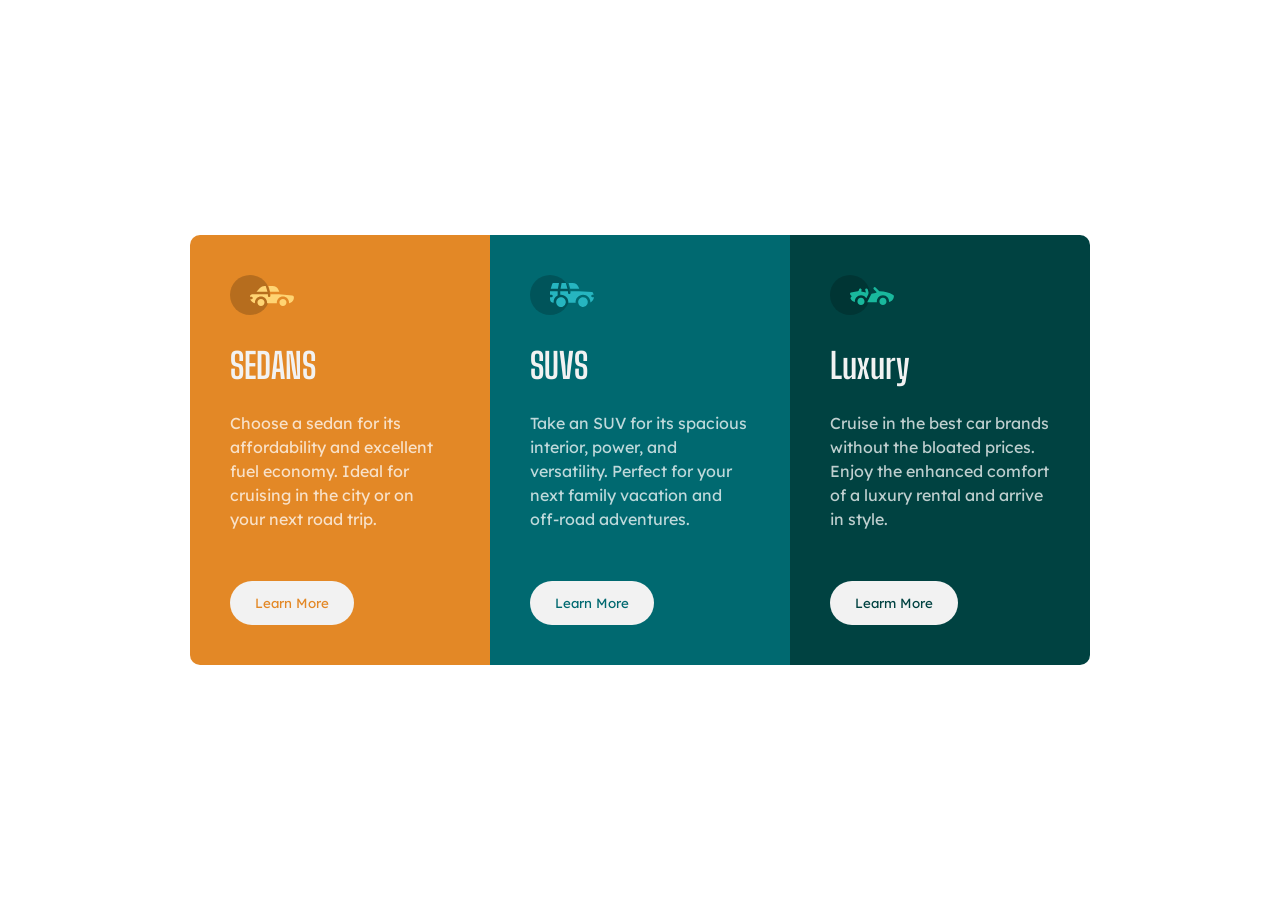
<file: week-4-task-css-cont/index.html>
<!DOCTYPE html>
<html>
<head>
	<meta charset="utf-8">
	<meta name="viewport" content="width=device-width, initial-scale=1">
	<title>Zuri - 3 Column Preview Card</title>
	<link rel="preconnect" href="https://fonts.googleapis.com">
	<link rel="preconnect" href="https://fonts.gstatic.com" crossorigin>
	<link href="https://fonts.googleapis.com/css2?family=Big+Shoulders+Display:wght@700&family=Lexend+Deca&display=swap" rel="stylesheet">
	<link rel="stylesheet" type="text/css" href="index.css">
</head>
<body>
	<main>
		<div class="sedans">
			<img src="images/icon-sedans.svg">
			<h2>SEDANS</h2>
			<p>Choose a sedan for its affordability and excellent fuel economy. Ideal for cruising in the city or on your next road trip.</p>
			<button>Learn More</button>
		</div>
		<div class="suvs">
			<img src="images/icon-suvs.svg">
			<h2>SUVS</h2>
			<p>Take an SUV for its spacious interior, power, and versatility. Perfect for your next family vacation and off-road adventures.</p>

			<button>Learn More</button>
		</div>
		<div class="luxury">
			<img src="images/icon-luxury.svg">
			<h2>Luxury</h2>
			<p>Cruise in the best car brands without the bloated prices. Enjoy the enhanced comfort of a luxury rental and arrive in style.</p>
			<button>Learm More</button>
		</div>
	</main>

</body>
</html>
</file>
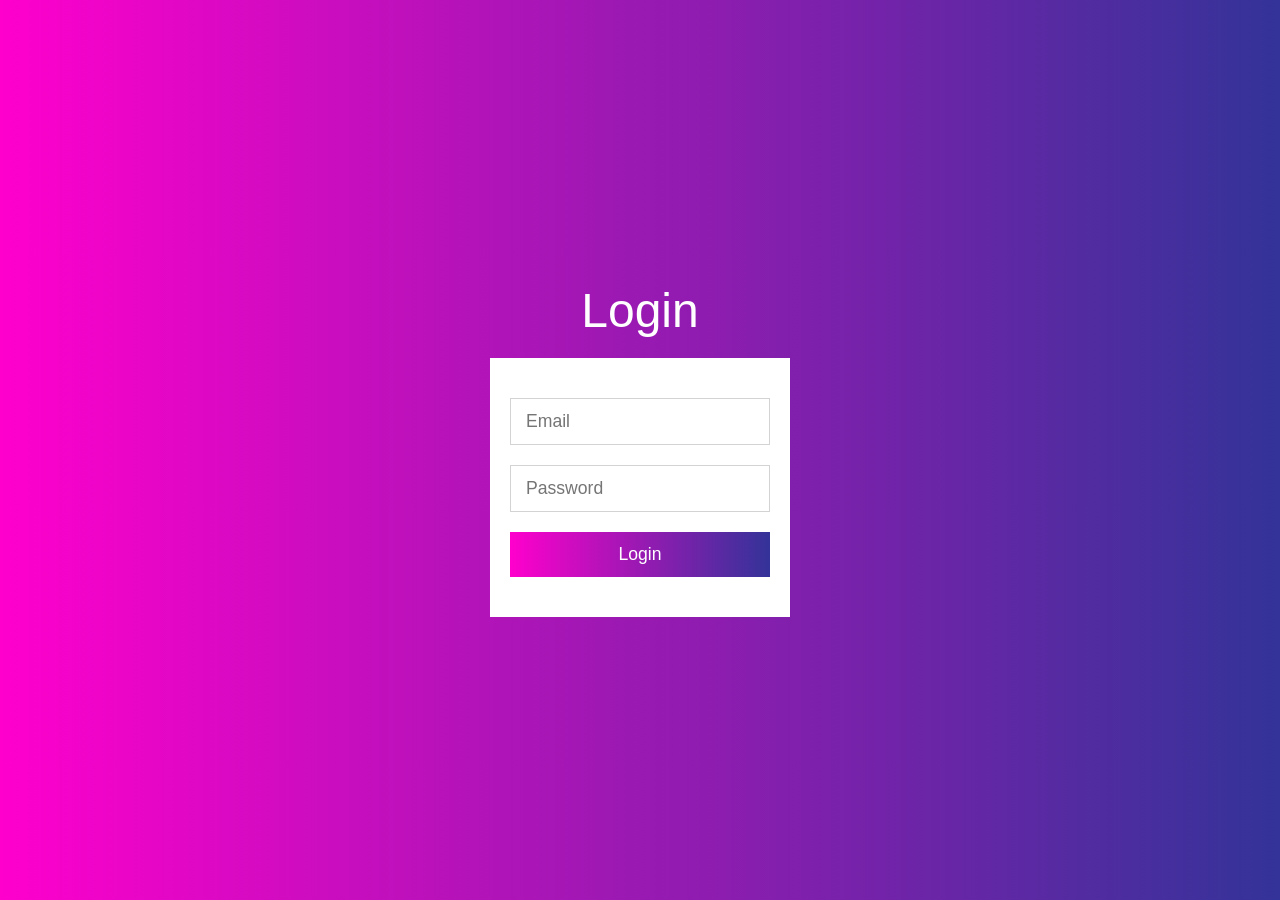
<file: week-3-tasks-b-using-html-and-css/login.html>
<!DOCTYPE html>
<html>

<head>
  <meta charset="utf-8">
  <meta name="viewport" content="width=device-width">
  <title>replit</title>
  <link href="style.css" rel="stylesheet" type="text/css" />
</head>

<body>
  <h1>Login</h1>
  <form>
    <input type="email" placeholder="Email" required>
    <input type="password" placeholder="Password" required>
    <button type="submit">Login</button>
    <a href="success-page.html"></a>
  </form>


  
  <script src="script.js"></script>

 <!--
  This script places a badge on your repl's full-browser view back to your repl's cover
  page. Try various colors for the theme: dark, light, red, orange, yellow, lime, green,
  teal, blue, blurple, magenta, pink!
  -->
  <script src="https://replit.com/public/js/replit-badge.js" theme="blue" defer></script> 
</body>

</html>
</file>
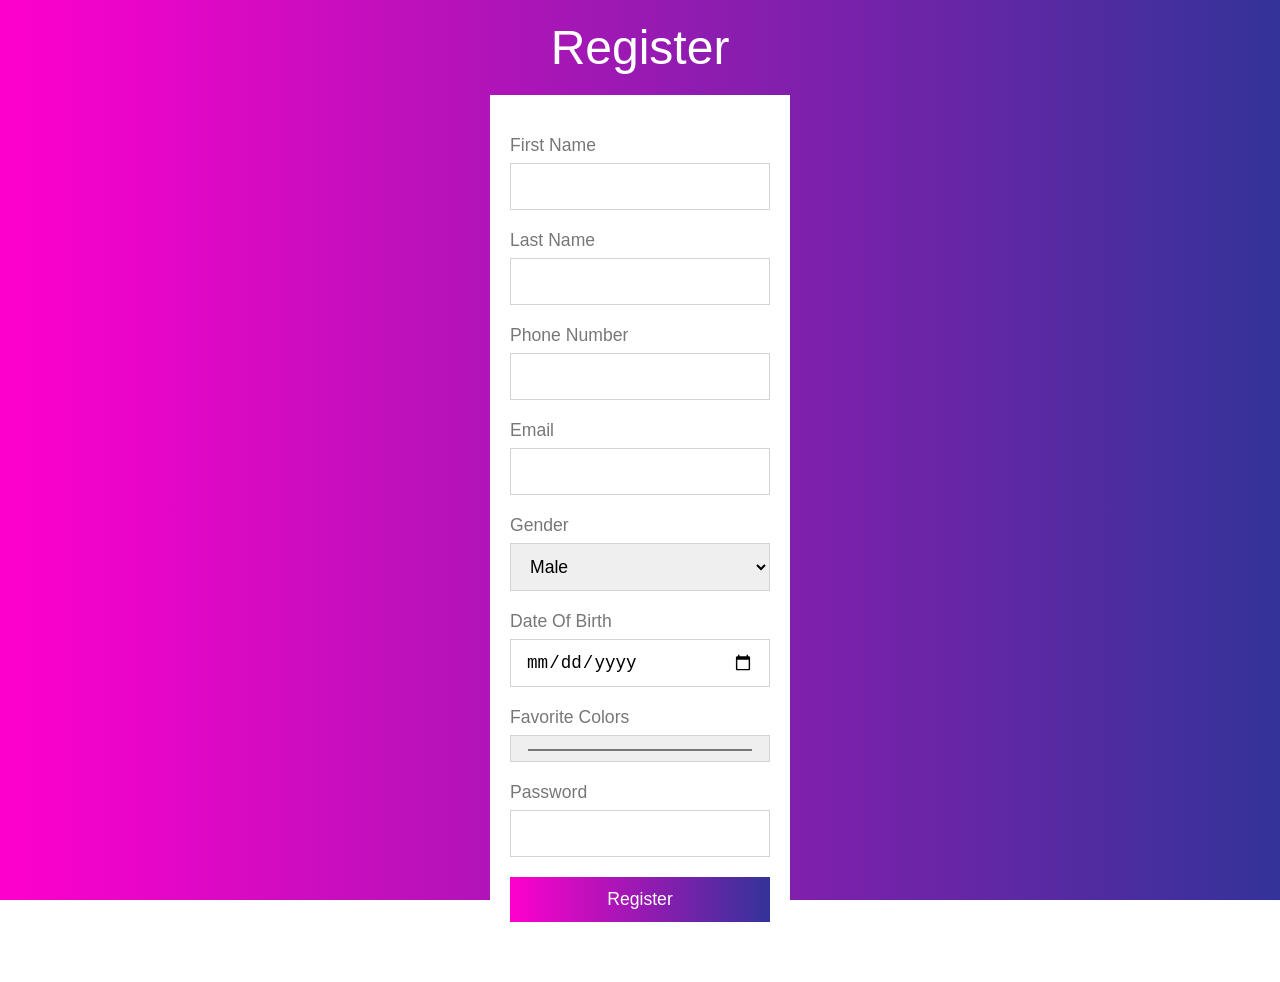
<file: week-3-tasks-b-using-html-and-css/register.html>
<!DOCTYPE html>
<html>

<head>
  <meta charset="utf-8">
  <meta name="viewport" content="width=device-width">
  <title>replit</title>
  <link href="style.css" rel="stylesheet" type="text/css" />
</head>

<body>
  <h1>Register</h1>
  <form>
    <label>First Name</label>
    <input type="text" required>
    <label>Last Name</label>
    <input type="text" required>
    <label>Phone Number</label>
    <input type="number" required>
    <label>Email</label>
    <input type="email" required>
    <label>Gender</label>
    <select required>
      <option value="male">Male</option>
      <option value="female">Female</option>
    </select>
    <label>Date Of Birth</label>
    <input type="date" required>
    <label>Favorite Colors</label>
    <input type="color" required>
    <label>Password</label>
    <input type="password" required>
    <button type="submit">Register</button>
    <a href="success-page.html"></a>
  </form>


  
  <script src="script.js"></script>

 <!--
  This script places a badge on your repl's full-browser view back to your repl's cover
  page. Try various colors for the theme: dark, light, red, orange, yellow, lime, green,
  teal, blue, blurple, magenta, pink!
  -->
  <script src="https://replit.com/public/js/replit-badge.js" theme="blue" defer></script> 
</body>

</html>
</file>
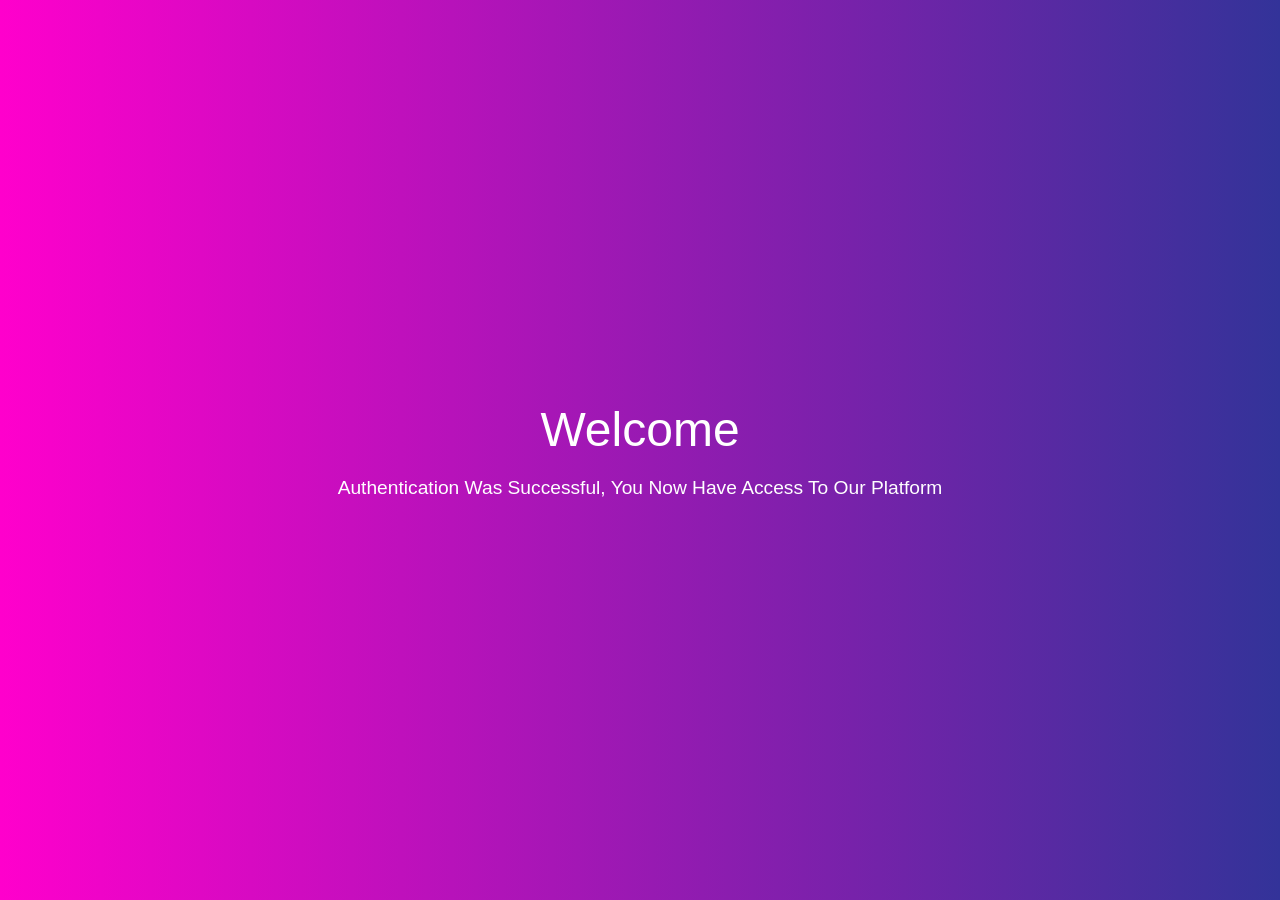
<file: week-3-tasks-b-using-html-and-css/success-page.html>
<!DOCTYPE html>
<html>

<head>
  <meta charset="utf-8">
  <meta name="viewport" content="width=device-width">
  <title>replit</title>
  <link href="style.css" rel="stylesheet" type="text/css" />
</head>

<body>
  <h1>Welcome</h1>
  <p>Authentication Was Successful, You Now Have Access To Our Platform</p>
  


  
  <script src="script.js"></script>

 <!--
  This script places a badge on your repl's full-browser view back to your repl's cover
  page. Try various colors for the theme: dark, light, red, orange, yellow, lime, green,
  teal, blue, blurple, magenta, pink!
  -->
  <script src="https://replit.com/public/js/replit-badge.js" theme="blue" defer></script> 
</body>

</html>
</file>
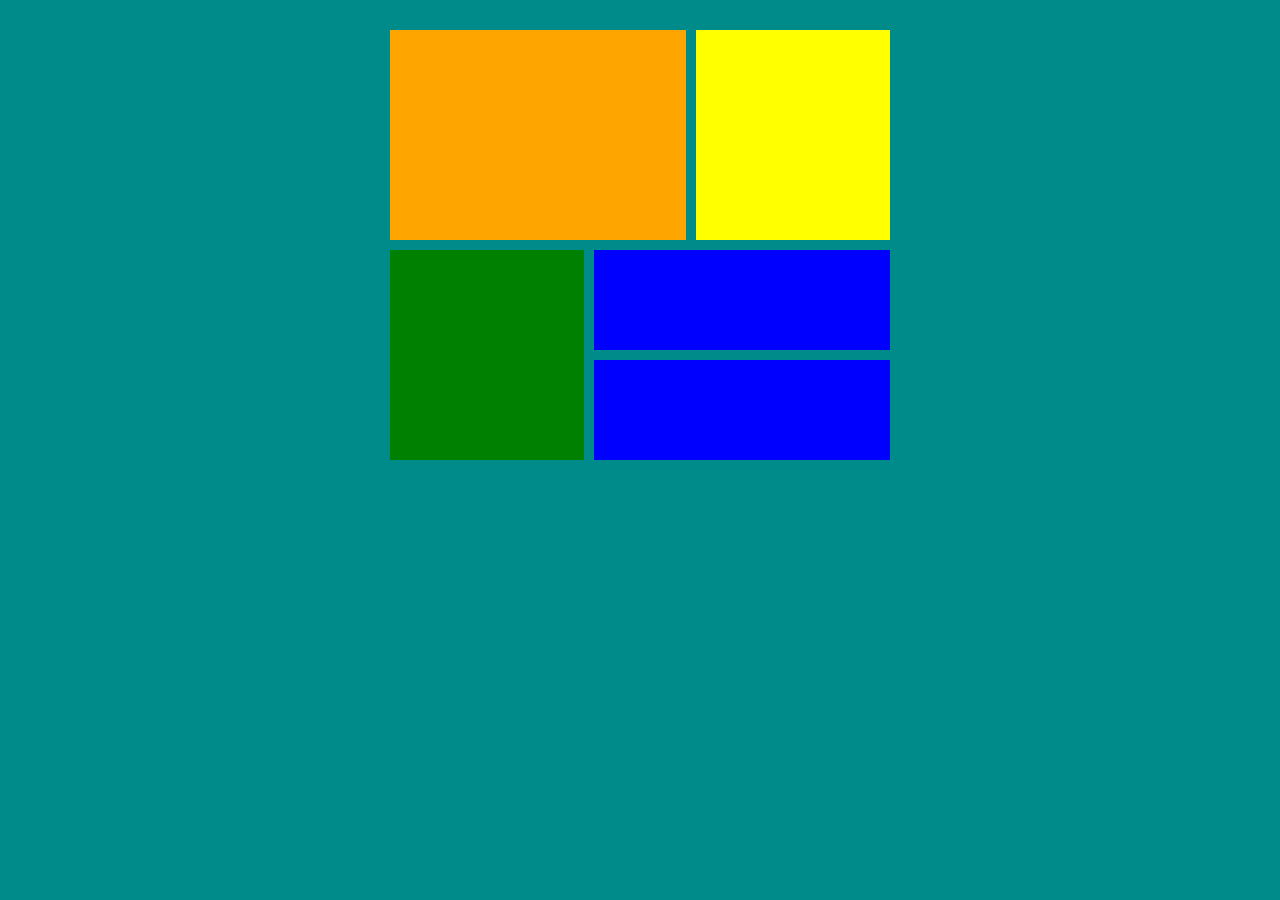
<file: week-4-task-css-cont/grid.html>
<!DOCTYPE html>
<html>
<head>
	<meta charset="utf-8">
	<meta name="viewport" content="width=device-width, initial-scale=1">
	<title>Zuri - Grid</title>
	<style type="text/css">
		* {
			margin: 0;
			padding: 0;
			box-sizing: border-box;
		}

		body {
			padding: 30px;
			background: darkcyan;
		}

		div.grid-container {
			margin: 0 auto;
			max-width: 500px;
			display: grid;
			grid-template-columns: repeat(5, 1fr);
			grid-template-rows: repeat(4, 100px);
			grid-gap: 10px;
		}

		div.grid-item1 {
			grid-column: 1 / 4;
			grid-row: 1 / 3;
			background: orange;
		}

		div.grid-item2 {
			grid-column: 4 / span 2;
			grid-row: 1 / 3;
			background: yellow;
		}

		div.grid-item3 {
			grid-column: 1 / 3;
			grid-row: 3 / 5;
			background: green;
		}

		div.grid-item4 {
			grid-column: 3 / -1;
			grid-row: 3 / span;
			background: blue;
		}

		div.grid-item5 {
			grid-column: 3 / -1;
			grid-row: 4 / span;
			background: blue;
		}
	</style>
</head>
<body>
	<div class="grid-container">
		<div class="grid-item1"></div>
		<div class="grid-item2"></div>
		<div class="grid-item3"></div>
		<div class="grid-item4"></div>
		<div class="grid-item5"></div>
	</div>
</body>
</html>
</file>
<file: week-4-task-css-cont/index.css>
* {
	margin: 0;
	padding: 0;
	box-sizing: border-box;
}

:root {
	--paragraph: hsla(0, 0%, 100%, 0.75);
	--bbh: hsl(0, 0%, 95%);
	--bright-orange: hsl(31, 77%, 52%);
	--dark-cyan: hsl(184, 100%, 22%);
	--very-dark-cyan: hsl(179, 100%, 13%);
}

body {
	display: flex;
	justify-content: center;
	align-items: center;
	min-height: 100vh;
	padding: 30px;
}

main {
	display: flex;
}

div {
	max-width: 300px;
	padding: 40px;
}

h2 {
	margin: 25px 0;
	color: var(--bbh);
	font-size: 2.2rem;
	font-family: 'Big Shoulders Display', cursive;
}

p {
	color: var(--paragraph);
	line-height: 1.5;
	font-family: 'Lexend Deca', sans-serif;
}

button {
	margin-top: 50px;
	border: 2px solid transparent;
	outline: none;
	padding: 12px 23px;
	border-radius: 30px;
	transition: all 0.2s ease-in-out;
	background: var(--bbh);
	cursor: pointer;
	font-family: 'Lexend Deca', sans-serif;
}

div.sedans {
	background: var(--bright-orange);
	border-top-left-radius: 10px;
	border-bottom-left-radius: 10px;
}

.sedans button {
	color: var(--bright-orange);
}

.sedans button:hover,
.sedans button:active {
	background-color: var(--bright-orange);
	border: 2px solid var(--bbh);
	color: var(--bbh);
}

div.suvs {
	background: var(--dark-cyan);
}

.suvs button {
	color: var(--dark-cyan);
}

.suvs button:hover,
.suvs button:active {
	background-color: var(--dark-cyan);
	border: 2px solid var(--bbh);
	color: var(--bbh);
}

div.luxury {
	background: var(--very-dark-cyan);
	border-top-right-radius: 10px;
	border-bottom-right-radius: 10px;
}

.luxury button {
	color: var(--very-dark-cyan);
}

.luxury button:hover,
.luxury button:active {
	background-color: var(--very-dark-cyan);
	border: 2px solid var(--bbh);
	color: var(--bbh);
}

@media screen and (max-width: 850px) {
	main {
		flex-direction: column;
	}

	div.sedans {
		border-top-right-radius: 10px;
		border-bottom-left-radius: 0;
	}

	div.luxury {
		border-top-right-radius: 0;
		border-bottom-left-radius: 10px;
	}
}
</file>
<file: week-3-tasks-b-using-html-and-css/style.css>
* {
	margin: 0;
	padding: 0;
	box-sizing: border-box;
}

body {
	background: linear-gradient( to right, #ff00cc, #333399) fixed;
	display: flex;
	justify-content: center;
	align-items: center;
	flex-direction: column;
	min-height: 100vh;
	font-family: Arial;
	padding: 20px 10px;
}

h1 {
	color: white;
	font-size: 3rem;
	margin-bottom: 20px;
	font-weight: 300;
}

form {
	width: 300px;
	padding: 40px 20px;
	background: white;
	min-width: 300px;
}

input, button, select {
	border: 1px solid lightgrey;
	padding: 12px 15px;
	font-size: 1.1rem;
	outline: none;
	width: 100%;
	margin-bottom: 20px;
}

label {
	font-size: 1.1rem;
	color: #777;
	margin-bottom: 7px;
	display: block;
}

button {
	border: none;
	background: linear-gradient( to right, #ff00cc, #333399);
	color: white;
	cursor: pointer;
	margin-bottom: 0;
}

p {
	font-size: 1.2rem;
	color: white;
	min-width: 250px;
	text-align: center;
}
</file>
